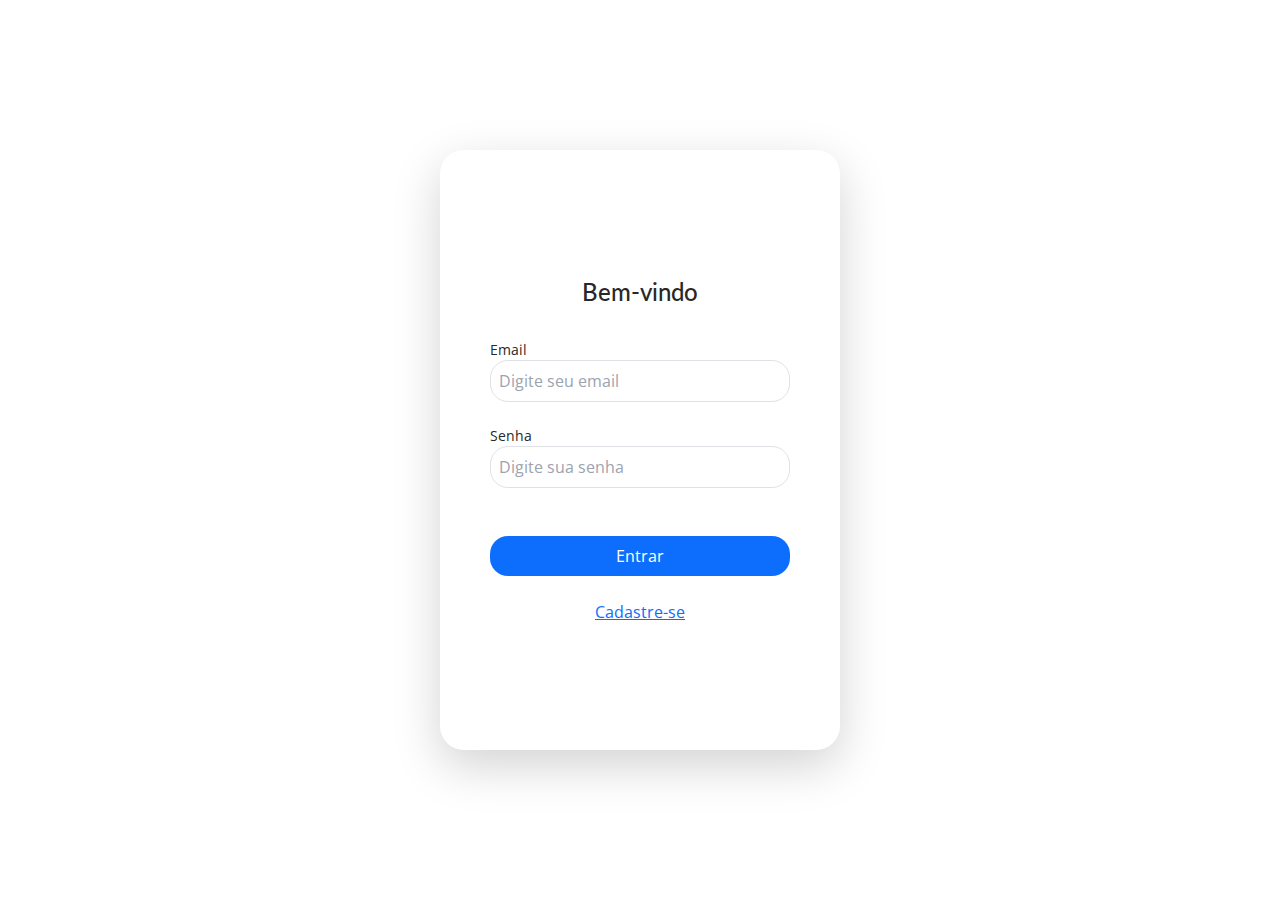
<file: frontend/index.html>
<!DOCTYPE html>
<html lang="en">
  <head>
    <meta charset="UTF-8">
    <meta name="viewport" content="width=device-width, initial-scale=1.0">
    <title>To-Do List</title>
    <link rel="stylesheet" href="./static/styles/login.css">
    <link rel="stylesheet" href="https://cdn.jsdelivr.net/npm/bootstrap@5.1.3/dist/css/bootstrap.min.css">
  </head>
  <body>
    <script src="./static/constants.js"></script>
    <div id="main"> 
        	<div class="w-[400px] min-h-[600px] bg-white rounded-lg shadow-lg flex flex-col justify-center items-center mx-auto">
    	  <form id="login-form" class="w-[300px] flex flex-col gap-4">
    	    <h1 class="text-2xl font-title text-center text-neutral-950">Bem-vindo</h1>
    	    <div class="flex flex-col">
    	      <label for="email" class="text-sm text-neutral-950">Email</label>
    	      <input type="email" id="email" class="border rounded-md p-2 w-full" placeholder="Digite seu email" required=""/>
    	    </div>
    	    <div class="flex flex-col">
    	      <label for="password" class="text-sm text-neutral-950">Senha</label>
    	      <input type="password" id="password" class="border rounded-md p-2 w-full" placeholder="Digite sua senha" required=""/>
    	    </div>
    	    <button id="login-btn" type="submit" class="bg-primary text-white rounded-md py-2 mt-4">Entrar</button>
    	  </form>
    	  <div class="mt-6">
    	    <button id="signup" class="text-primary underline">Cadastre-se</button>
    	  </div>
    	</div> 
    </div>
  <script src="./static/login.js"></script>
  </body>
</html>
</file>
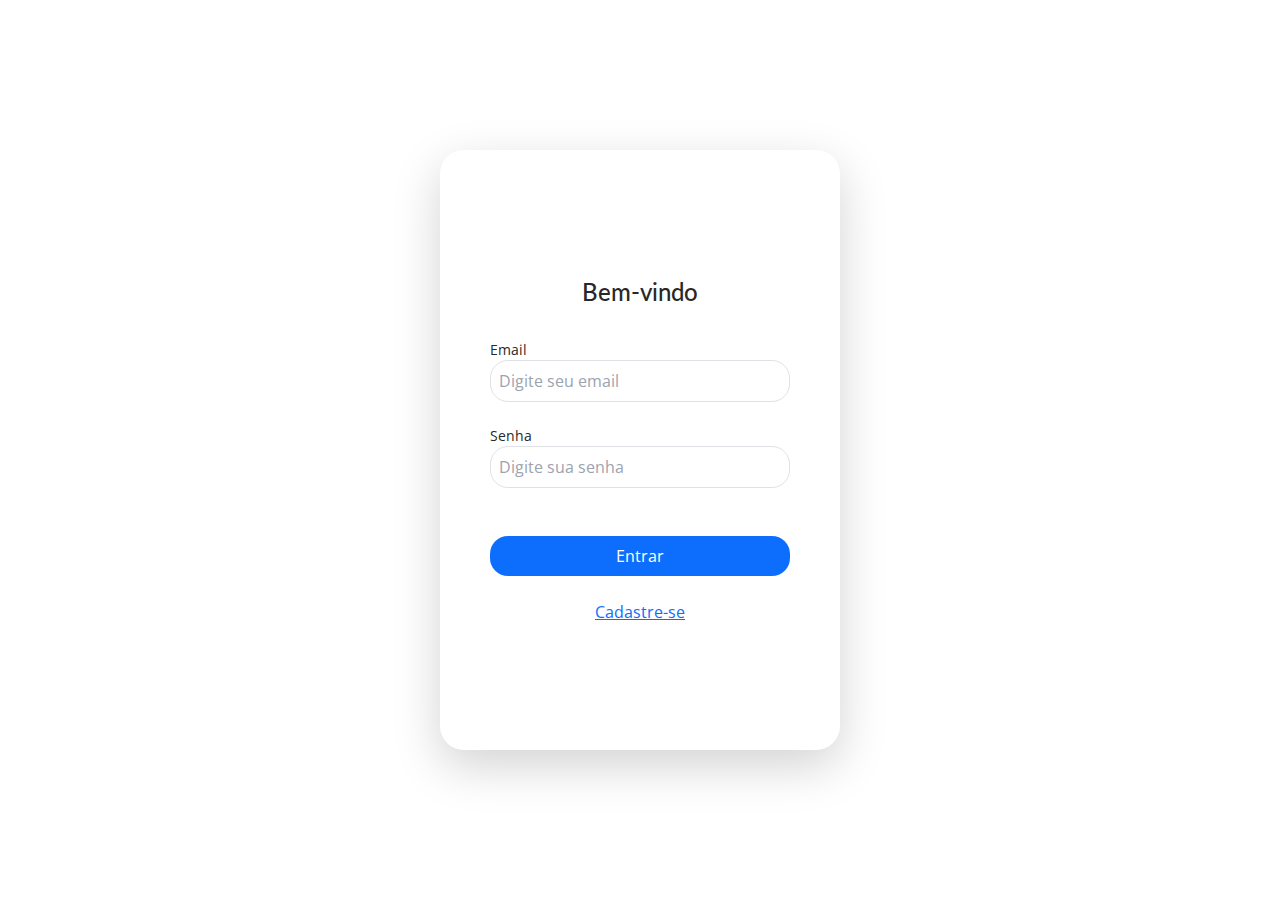
<file: frontend/home.html>
<!DOCTYPE html>
<html lang="en">
  <head>
    <meta charset="UTF-8">
    <meta name="viewport" content="width=device-width, initial-scale=1.0">
    <title>To-Do List</title>
    <link rel="stylesheet" href="./static/styles/home.css">
    <link rel="stylesheet" href="https://cdn.jsdelivr.net/npm/bootstrap@5.1.3/dist/css/bootstrap.min.css">
  </head>
  <body>
    <script src="./static/constants.js"></script>
    <div id="main"> 
        <!-- Modal Criação -->
        <div class="modal fade" id="createTaskModal" tabindex="-1" aria-labelledby="exampleModalLabel" aria-hidden="true">
          <div class="modal-dialog">
            <div class="modal-content">
              <div class="modal-header">
                <h1 class="modal-title fs-5" id="exampleModalLabel">Criar Tarefa</h1>
                <button type="button" class="btn-close" data-bs-dismiss="modal" aria-label="Close"></button>
              </div>
              <div class="modal-body">
                <div class="flex flex-col">
                  <label for="name" class="text-sm text-neutral-950">Nome da tarefa</label>
                  <input type="text" id="name" class="border rounded-md p-2 w-full" placeholder="Digite o nome" required=""/>
                </div>
                <br>
                <div class="flex flex-col">
                  <label for="description" class="text-sm text-neutral-950">Descrição</label>
                  <input type="text" id="description" class="border rounded-md p-2 w-full" placeholder="Descrição..." required=""/>
                </div>
              </div>
              <div class="modal-footer">
                <button type="button" class="btn btn-secondary" data-bs-dismiss="modal">Fechar</button>
                <button id="create-task-btn" type="button" class="btn btn-primary" >Criar</button>
              </div>
            </div>
          </div>
        </div>
        <!-- Modal Atualização-->
        <div class="modal fade" id="updateTaskModal" tabindex="-1" aria-labelledby="exampleModalLabel" aria-hidden="true">
          <div class="modal-dialog">
            <div class="modal-content">
              <div class="modal-header">
                <h1 class="modal-title fs-5" id="exampleModalLabel">Atualizar Tarefa</h1>
                <button type="button" class="btn-close" data-bs-dismiss="modal" aria-label="Close"></button>
              </div>
              <div class="modal-body">
                <div class="flex flex-col">
                  <label for="name" class="text-sm text-neutral-950">Nome da tarefa</label>
                  <input type="text" id="update-name" class="border rounded-md p-2 w-full" placeholder="Digite o nome" required=""/>
                </div>
                <br>
                <div class="flex flex-col">
                  <label for="description" class="text-sm text-neutral-950">Descrição</label>
                  <input type="text" id="update-description" class="border rounded-md p-2 w-full" placeholder="Descrição..." required=""/>
                </div>
              </div>
              <div class="modal-footer">
                <button type="button" class="btn btn-secondary" data-bs-dismiss="modal">Fechar</button>
                <button id="update-task-btn" type="button" class="btn btn-primary">Salvar</button>
              </div>
            </div>
          </div>
        </div>
        	<div class="w-full min-h-screen bg-white rounded-lg shadow-lg p-8 flex flex-col gap-8 mx-auto">
    	  <h1 class="text-3xl font-title text-neutral-950 text-center">Minhas Tarefas</h1>
    	  
    	  <div class="flex justify-end">
    	    <button class="bg-primary text-white rounded-full h-[40px] w-[40px] flex justify-center items-center" data-bs-toggle="modal" data-bs-target="#createTaskModal">
    	      <span class="material-symbols-outlined">add</span>
    	    </button>
    	  </div>
    	  <div class="flex flex-wrap gap-4">
          <div id="tasks-container" class="p-4 w-full flex justify-between items-center"></div>
          <div class="flex justify-center">
            <button id="logout" class="bg-danger text-white rounded-md px-3 py-1">Sair</button>
          </div>
    	  </div> 
        </div>
    </div>
  <script src="./static/home.js"></script>
  <script src="https://cdn.jsdelivr.net/npm/bootstrap@5.1.3/dist/js/bootstrap.bundle.min.js"></script>
  </body>
</html>
</file>
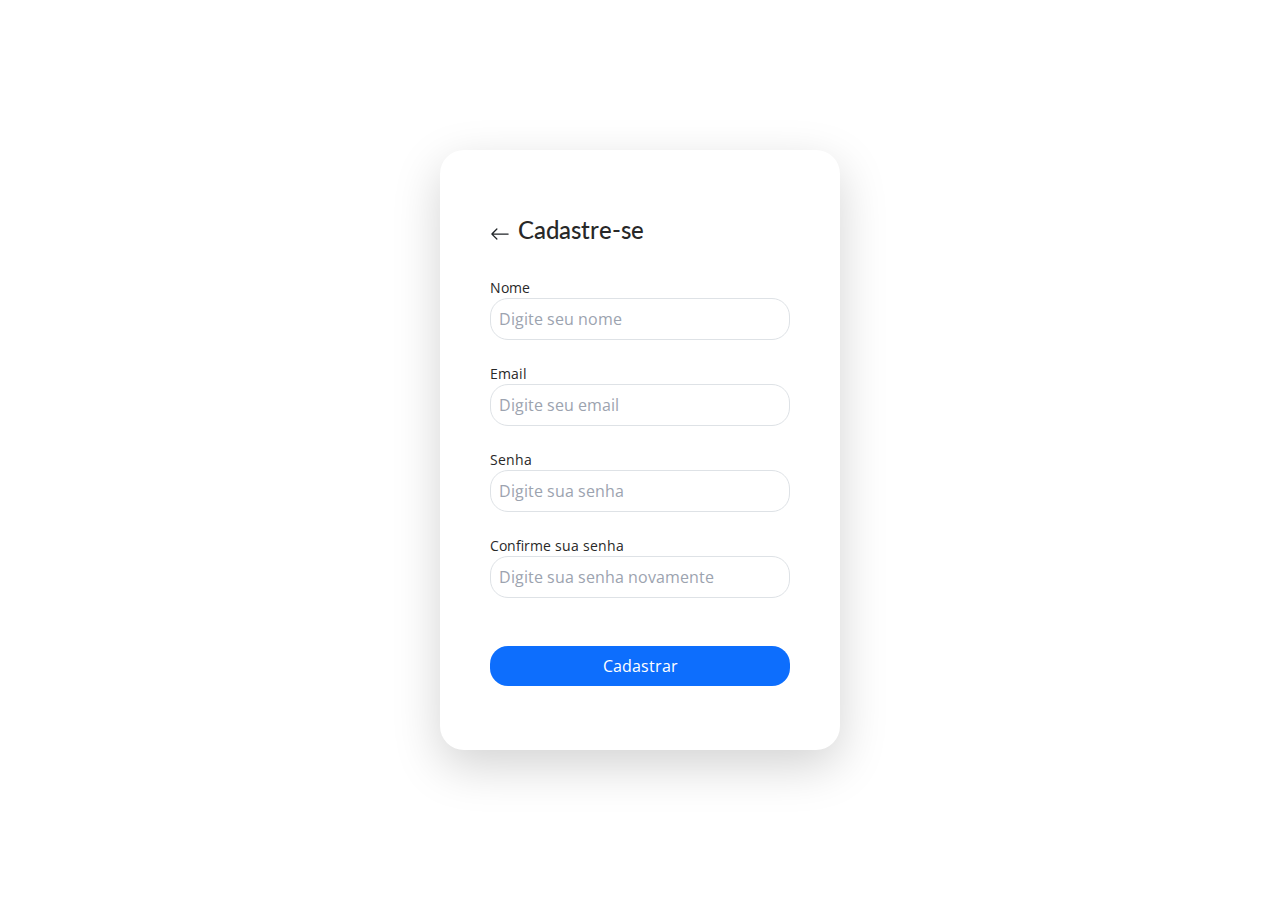
<file: frontend/signup.html>
<!DOCTYPE html>
<html lang="en">
  <head>
    <meta charset="UTF-8">
    <meta name="viewport" content="width=device-width, initial-scale=1.0">
    <title>To-Do List</title>
    <link rel="stylesheet" href="./static/styles/login.css">
    <link rel="stylesheet" href="https://cdn.jsdelivr.net/npm/bootstrap@5.1.3/dist/css/bootstrap.min.css">
  </head>
  <body>
    <script src="./static/constants.js"></script>
    <div id="main"> 
        	<div class="w-[400px] min-h-[600px] bg-white rounded-lg shadow-lg flex flex-col justify-center items-center mx-auto">
    	  <form id="signup-form" class="w-[300px] flex flex-col gap-4">
          <div class="flex items-center gap-2">
            <svg id="signup-back" xmlns="http://www.w3.org/2000/svg" width="20" height="20" fill="currentColor" class="bi bi-arrow-left" viewBox="0 0 16 16">
              <path fill-rule="evenodd" d="M15 8a.5.5 0 0 0-.5-.5H2.707l3.147-3.146a.5.5 0 1 0-.708-.708l-4 4a.5.5 0 0 0 0 .708l4 4a.5.5 0 0 0 .708-.708L2.707 8.5H14.5A.5.5 0 0 0 15 8"/>
            </svg>
            <h1 class="text-2xl font-title text-center text-neutral-950">Cadastre-se</h1>
          </div>
          <div class="flex flex-col">
    	      <label for="name" class="text-sm text-neutral-950">Nome</label>
    	      <input type="text" id="name" class="border rounded-md p-2 w-full" placeholder="Digite seu nome" required=""/>
    	    </div>
    	    <div class="flex flex-col">
    	      <label for="email" class="text-sm text-neutral-950">Email</label>
    	      <input type="email" id="email" class="border rounded-md p-2 w-full" placeholder="Digite seu email" required=""/>
    	    </div>
    	    <div class="flex flex-col">
    	      <label for="password" class="text-sm text-neutral-950">Senha</label>
    	      <input type="password" id="password" class="border rounded-md p-2 w-full" placeholder="Digite sua senha" required=""/>
    	    </div>
          <div class="flex flex-col">
    	      <label for="confirm-password" class="text-sm text-neutral-950">Confirme sua senha</label>
    	      <input type="password" id="confirm-password" class="border rounded-md p-2 w-full" placeholder="Digite sua senha novamente" required=""/>
    	    </div>
    	    <button id="signup-btn" type="submit" class="bg-primary text-white rounded-md py-2 mt-4">Cadastrar</button>
    	  </form>
    	</div> 
    </div>
  <script src="./static/signup.js"></script>
  </body>
</html>
</file>
<file: frontend/static/styles/home.css>
@import url(https://fonts.googleapis.com/css2?family=Material+Symbols+Outlined:opsz,wght,FILL,GRAD@20..48,100..700,0..1,-50..200);
      
@import url(https://fonts.googleapis.com/css2?family=Open+Sans&display=swap);

@import url(https://fonts.googleapis.com/css2?family=Lato&display=swap);

/*! tailwindcss v3.4.11 | MIT License | https://tailwindcss.com*/
*,
:after,
:before {
  border: 0 solid #e5e7eb;
  box-sizing: border-box;
}
:after,
:before {
  --tw-content: "";
}
:host,
html {
  line-height: 1.5;
  -webkit-text-size-adjust: 100%;
  font-family:
    Open Sans,
    ui-sans-serif,
    system-ui,
    sans-serif,
    Apple Color Emoji,
    Segoe UI Emoji,
    Segoe UI Symbol,
    Noto Color Emoji;
  font-feature-settings: normal;
  font-variation-settings: normal;
  -moz-tab-size: 4;
  tab-size: 4;
  -webkit-tap-highlight-color: transparent;
}
body {
  line-height: inherit;
  margin: 0;
}
hr {
  border-top-width: 1px;
  color: inherit;
  height: 0;
}
abbr:where([title]) {
  text-decoration: underline dotted;
}
h1,
h2,
h3,
h4,
h5,
h6 {
  font-size: inherit;
  font-weight: inherit;
}
a {
  color: inherit;
  text-decoration: inherit;
}
b,
strong {
  font-weight: bolder;
}
code,
kbd,
pre,
samp {
  font-family:
    ui-monospace,
    SFMono-Regular,
    Menlo,
    Monaco,
    Consolas,
    Liberation Mono,
    Courier New,
    monospace;
  font-feature-settings: normal;
  font-size: 1em;
  font-variation-settings: normal;
}
small {
  font-size: 80%;
}
sub,
sup {
  font-size: 75%;
  line-height: 0;
  position: relative;
  vertical-align: baseline;
}
sub {
  bottom: -0.25em;
}
sup {
  top: -0.5em;
}
table {
  border-collapse: collapse;
  border-color: inherit;
  text-indent: 0;
}
button,
input,
optgroup,
select,
textarea {
  color: inherit;
  font-family: inherit;
  font-feature-settings: inherit;
  font-size: 100%;
  font-variation-settings: inherit;
  font-weight: inherit;
  letter-spacing: inherit;
  line-height: inherit;
  margin: 0;
  padding: 0;
}
button,
select {
  text-transform: none;
}
button,
input:where([type="button"]),
input:where([type="reset"]),
input:where([type="submit"]) {
  -webkit-appearance: button;
  background-color: transparent;
  background-image: none;
}
:-moz-focusring {
  outline: auto;
}
:-moz-ui-invalid {
  box-shadow: none;
}
progress {
  vertical-align: baseline;
}
::-webkit-inner-spin-button,
::-webkit-outer-spin-button {
  height: auto;
}
[type="search"] {
  -webkit-appearance: textfield;
  outline-offset: -2px;
}
::-webkit-search-decoration {
  -webkit-appearance: none;
}
::-webkit-file-upload-button {
  -webkit-appearance: button;
  font: inherit;
}
summary {
  display: list-item;
}
blockquote,
dd,
dl,
figure,
h1,
h2,
h3,
h4,
h5,
h6,
hr,
p,
pre {
  margin: 0;
}
fieldset {
  margin: 0;
}
fieldset,
legend {
  padding: 0;
}
menu,
ol,
ul {
  list-style: none;
  margin: 0;
  padding: 0;
}
dialog {
  padding: 0;
}
textarea {
  resize: vertical;
}
input::placeholder,
textarea::placeholder {
  color: #9ca3af;
  opacity: 1;
}
[role="button"],
button {
  cursor: pointer;
}
:disabled {
  cursor: default;
}
audio,
canvas,
embed,
iframe,
img,
object,
svg,
video {
  display: block;
  vertical-align: middle;
}
img,
video {
  height: auto;
  max-width: 100%;
}
[hidden] {
  display: none;
}
*,
:after,
:before {
  --tw-border-spacing-x: 0;
  --tw-border-spacing-y: 0;
  --tw-translate-x: 0;
  --tw-translate-y: 0;
  --tw-rotate: 0;
  --tw-skew-x: 0;
  --tw-skew-y: 0;
  --tw-scale-x: 1;
  --tw-scale-y: 1;
  --tw-pan-x: ;
  --tw-pan-y: ;
  --tw-pinch-zoom: ;
  --tw-scroll-snap-strictness: proximity;
  --tw-gradient-from-position: ;
  --tw-gradient-via-position: ;
  --tw-gradient-to-position: ;
  --tw-ordinal: ;
  --tw-slashed-zero: ;
  --tw-numeric-figure: ;
  --tw-numeric-spacing: ;
  --tw-numeric-fraction: ;
  --tw-ring-inset: ;
  --tw-ring-offset-width: 0px;
  --tw-ring-offset-color: #fff;
  --tw-ring-color: rgba(59, 130, 246, 0.5);
  --tw-ring-offset-shadow: 0 0 #0000;
  --tw-ring-shadow: 0 0 #0000;
  --tw-shadow: 0 0 #0000;
  --tw-shadow-colored: 0 0 #0000;
  --tw-blur: ;
  --tw-brightness: ;
  --tw-contrast: ;
  --tw-grayscale: ;
  --tw-hue-rotate: ;
  --tw-invert: ;
  --tw-saturate: ;
  --tw-sepia: ;
  --tw-drop-shadow: ;
  --tw-backdrop-blur: ;
  --tw-backdrop-brightness: ;
  --tw-backdrop-contrast: ;
  --tw-backdrop-grayscale: ;
  --tw-backdrop-hue-rotate: ;
  --tw-backdrop-invert: ;
  --tw-backdrop-opacity: ;
  --tw-backdrop-saturate: ;
  --tw-backdrop-sepia: ;
  --tw-contain-size: ;
  --tw-contain-layout: ;
  --tw-contain-paint: ;
  --tw-contain-style: ;
}
::backdrop {
  --tw-border-spacing-x: 0;
  --tw-border-spacing-y: 0;
  --tw-translate-x: 0;
  --tw-translate-y: 0;
  --tw-rotate: 0;
  --tw-skew-x: 0;
  --tw-skew-y: 0;
  --tw-scale-x: 1;
  --tw-scale-y: 1;
  --tw-pan-x: ;
  --tw-pan-y: ;
  --tw-pinch-zoom: ;
  --tw-scroll-snap-strictness: proximity;
  --tw-gradient-from-position: ;
  --tw-gradient-via-position: ;
  --tw-gradient-to-position: ;
  --tw-ordinal: ;
  --tw-slashed-zero: ;
  --tw-numeric-figure: ;
  --tw-numeric-spacing: ;
  --tw-numeric-fraction: ;
  --tw-ring-inset: ;
  --tw-ring-offset-width: 0px;
  --tw-ring-offset-color: #fff;
  --tw-ring-color: rgba(59, 130, 246, 0.5);
  --tw-ring-offset-shadow: 0 0 #0000;
  --tw-ring-shadow: 0 0 #0000;
  --tw-shadow: 0 0 #0000;
  --tw-shadow-colored: 0 0 #0000;
  --tw-blur: ;
  --tw-brightness: ;
  --tw-contrast: ;
  --tw-grayscale: ;
  --tw-hue-rotate: ;
  --tw-invert: ;
  --tw-saturate: ;
  --tw-sepia: ;
  --tw-drop-shadow: ;
  --tw-backdrop-blur: ;
  --tw-backdrop-brightness: ;
  --tw-backdrop-contrast: ;
  --tw-backdrop-grayscale: ;
  --tw-backdrop-hue-rotate: ;
  --tw-backdrop-invert: ;
  --tw-backdrop-opacity: ;
  --tw-backdrop-saturate: ;
  --tw-backdrop-sepia: ;
  --tw-contain-size: ;
  --tw-contain-layout: ;
  --tw-contain-paint: ;
  --tw-contain-style: ;
}

#main {
  width: 90vw;
}

#main .mx-auto {
  margin-left: auto;
  margin-right: auto;
}
#main .flex {
  display: flex;
}
#main .h-\[30px\] {
  height: 30px;
}
#main .h-\[40px\] {
  height: 40px;
}
#main .min-h-screen {
  min-height: 100vh;
}
#main .w-\[30px\] {
  width: 30px;
}
#main .w-\[40px\] {
  width: 40px;
}
#main .w-full {
  width: 100%;
}
#main .flex-row {
  flex-direction: row;
}
#main .flex-col {
  flex-direction: column;
}
#main .flex-wrap {
  flex-wrap: wrap;
}
#main .items-center {
  align-items: center;
}
#main .justify-end {
  justify-content: flex-end;
}
#main .justify-center {
  justify-content: center;
}
#main .justify-between {
  justify-content: space-between;
}
#main .gap-2 {
  gap: 8px;
}
#main .gap-4 {
  gap: 16px;
}
#main .gap-8 {
  gap: 32px;
}
#main .rounded-full {
  border-radius: 9999px;
}
#main .rounded-lg {
  border-radius: 24px;
}
#main .rounded-md {
  border-radius: 18px;
}
#main .border {
  border-width: 1px;
}
#main .bg-primary {
  --tw-bg-opacity: 1;
  background-color: rgb(97 27 248 / var(--tw-bg-opacity));
}
#main .bg-red-500 {
  --tw-bg-opacity: 1;
  background-color: rgb(239 68 68 / var(--tw-bg-opacity));
}
#main .bg-white {
  --tw-bg-opacity: 1;
  background-color: rgb(255 255 255 / var(--tw-bg-opacity));
}
#main .p-4 {
  padding: 16px;
}
#main .p-8 {
  padding: 32px;
}
#main .px-3 {
  padding-left: 12px;
  padding-right: 12px;
}
#main .py-1 {
  padding-bottom: 4px;
  padding-top: 4px;
}
#main .text-center {
  text-align: center;
}
#main .font-title {
  font-family:
    Lato,
    ui-sans-serif,
    system-ui,
    sans-serif,
    Apple Color Emoji,
    Segoe UI Emoji,
    Segoe UI Symbol,
    Noto Color Emoji;
}
#main .text-3xl {
  font-size: 30px;
  line-height: 36px;
}
#main .text-lg {
  font-size: 18px;
  line-height: 28px;
}
#main .text-sm {
  font-size: 14px;
  line-height: 20px;
}
#main .text-neutral-500 {
  --tw-text-opacity: 1;
  color: rgb(153 153 153 / var(--tw-text-opacity));
}
#main .text-neutral-950 {
  --tw-text-opacity: 1;
  color: rgb(40 40 40 / var(--tw-text-opacity));
}
#main .text-white {
  --tw-text-opacity: 1;
  color: rgb(255 255 255 / var(--tw-text-opacity));
}
#main .shadow-lg {
  --tw-shadow: 0 10px 15px -3px rgba(0, 0, 0, 0.1),
    0 4px 6px -4px rgba(0, 0, 0, 0.1);
  --tw-shadow-colored: 0 10px 15px -3px var(--tw-shadow-color),
    0 4px 6px -4px var(--tw-shadow-color);
}
#main .shadow-lg,
#main .shadow-md {
  box-shadow: var(--tw-ring-offset-shadow, 0 0 #0000),
    var(--tw-ring-shadow, 0 0 #0000), var(--tw-shadow);
}
#main .shadow-md {
  --tw-shadow: 0 4px 6px -1px rgba(0, 0, 0, 0.1),
    0 2px 4px -2px rgba(0, 0, 0, 0.1);
  --tw-shadow-colored: 0 4px 6px -1px var(--tw-shadow-color),
    0 2px 4px -2px var(--tw-shadow-color);
}
#main {
  font-family: Open Sans !important;
  font-size: 16px !important;
  line-height: 24px !important;
}

body {
  line-height: inherit;
  margin: 0;
  display: flex;
  flex-direction: column;
  width: 100vw;
  height: 100vh;
  align-items: center;
  justify-content: center;
  background-color: #9ca3af;
}
</file>
<file: frontend/static/styles/login.css>
@import url(https://fonts.googleapis.com/css2?family=Open+Sans&display=swap);
      
@import url(https://fonts.googleapis.com/css2?family=Lato&display=swap);

/*! tailwindcss v3.4.11 | MIT License | https://tailwindcss.com*/
*,
:after,
:before {
  border: 0 solid #e5e7eb;
  box-sizing: border-box;
}
:after,
:before {
  --tw-content: "";
}
:host,
html {
  line-height: 1.5;
  -webkit-text-size-adjust: 100%;
  font-family:
    Open Sans,
    ui-sans-serif,
    system-ui,
    sans-serif,
    Apple Color Emoji,
    Segoe UI Emoji,
    Segoe UI Symbol,
    Noto Color Emoji;
  font-feature-settings: normal;
  font-variation-settings: normal;
  -moz-tab-size: 4;
  tab-size: 4;
  -webkit-tap-highlight-color: transparent;
}
body {
  line-height: inherit;
  margin: 0;
}
hr {
  border-top-width: 1px;
  color: inherit;
  height: 0;
}
abbr:where([title]) {
  text-decoration: underline dotted;
}
h1,
h2,
h3,
h4,
h5,
h6 {
  font-size: inherit;
  font-weight: inherit;
}
a {
  color: inherit;
  text-decoration: inherit;
}
b,
strong {
  font-weight: bolder;
}
code,
kbd,
pre,
samp {
  font-family:
    ui-monospace,
    SFMono-Regular,
    Menlo,
    Monaco,
    Consolas,
    Liberation Mono,
    Courier New,
    monospace;
  font-feature-settings: normal;
  font-size: 1em;
  font-variation-settings: normal;
}
small {
  font-size: 80%;
}
sub,
sup {
  font-size: 75%;
  line-height: 0;
  position: relative;
  vertical-align: baseline;
}
sub {
  bottom: -0.25em;
}
sup {
  top: -0.5em;
}
table {
  border-collapse: collapse;
  border-color: inherit;
  text-indent: 0;
}
button,
input,
optgroup,
select,
textarea {
  color: inherit;
  font-family: inherit;
  font-feature-settings: inherit;
  font-size: 100%;
  font-variation-settings: inherit;
  font-weight: inherit;
  letter-spacing: inherit;
  line-height: inherit;
  margin: 0;
  padding: 0;
}
button,
select {
  text-transform: none;
}
button,
input:where([type="button"]),
input:where([type="reset"]),
input:where([type="submit"]) {
  -webkit-appearance: button;
  background-color: transparent;
  background-image: none;
}
:-moz-focusring {
  outline: auto;
}
:-moz-ui-invalid {
  box-shadow: none;
}
progress {
  vertical-align: baseline;
}
::-webkit-inner-spin-button,
::-webkit-outer-spin-button {
  height: auto;
}
[type="search"] {
  -webkit-appearance: textfield;
  outline-offset: -2px;
}
::-webkit-search-decoration {
  -webkit-appearance: none;
}
::-webkit-file-upload-button {
  -webkit-appearance: button;
  font: inherit;
}
summary {
  display: list-item;
}
blockquote,
dd,
dl,
figure,
h1,
h2,
h3,
h4,
h5,
h6,
hr,
p,
pre {
  margin: 0;
}
fieldset {
  margin: 0;
}
fieldset,
legend {
  padding: 0;
}
menu,
ol,
ul {
  list-style: none;
  margin: 0;
  padding: 0;
}
dialog {
  padding: 0;
}
textarea {
  resize: vertical;
}
input::placeholder,
textarea::placeholder {
  color: #9ca3af;
  opacity: 1;
}
[role="button"],
button {
  cursor: pointer;
}
:disabled {
  cursor: default;
}
audio,
canvas,
embed,
iframe,
img,
object,
svg,
video {
  display: block;
}

svg {
  cursor: pointer;
}

img,
video {
  height: auto;
  max-width: 100%;
}
[hidden] {
  display: none;
}
*,
:after,
:before {
  --tw-border-spacing-x: 0;
  --tw-border-spacing-y: 0;
  --tw-translate-x: 0;
  --tw-translate-y: 0;
  --tw-rotate: 0;
  --tw-skew-x: 0;
  --tw-skew-y: 0;
  --tw-scale-x: 1;
  --tw-scale-y: 1;
  --tw-pan-x: ;
  --tw-pan-y: ;
  --tw-pinch-zoom: ;
  --tw-scroll-snap-strictness: proximity;
  --tw-gradient-from-position: ;
  --tw-gradient-via-position: ;
  --tw-gradient-to-position: ;
  --tw-ordinal: ;
  --tw-slashed-zero: ;
  --tw-numeric-figure: ;
  --tw-numeric-spacing: ;
  --tw-numeric-fraction: ;
  --tw-ring-inset: ;
  --tw-ring-offset-width: 0px;
  --tw-ring-offset-color: #fff;
  --tw-ring-color: rgba(59, 130, 246, 0.5);
  --tw-ring-offset-shadow: 0 0 #0000;
  --tw-ring-shadow: 0 0 #0000;
  --tw-shadow: 0 0 #0000;
  --tw-shadow-colored: 0 0 #0000;
  --tw-blur: ;
  --tw-brightness: ;
  --tw-contrast: ;
  --tw-grayscale: ;
  --tw-hue-rotate: ;
  --tw-invert: ;
  --tw-saturate: ;
  --tw-sepia: ;
  --tw-drop-shadow: ;
  --tw-backdrop-blur: ;
  --tw-backdrop-brightness: ;
  --tw-backdrop-contrast: ;
  --tw-backdrop-grayscale: ;
  --tw-backdrop-hue-rotate: ;
  --tw-backdrop-invert: ;
  --tw-backdrop-opacity: ;
  --tw-backdrop-saturate: ;
  --tw-backdrop-sepia: ;
  --tw-contain-size: ;
  --tw-contain-layout: ;
  --tw-contain-paint: ;
  --tw-contain-style: ;
}
::backdrop {
  --tw-border-spacing-x: 0;
  --tw-border-spacing-y: 0;
  --tw-translate-x: 0;
  --tw-translate-y: 0;
  --tw-rotate: 0;
  --tw-skew-x: 0;
  --tw-skew-y: 0;
  --tw-scale-x: 1;
  --tw-scale-y: 1;
  --tw-pan-x: ;
  --tw-pan-y: ;
  --tw-pinch-zoom: ;
  --tw-scroll-snap-strictness: proximity;
  --tw-gradient-from-position: ;
  --tw-gradient-via-position: ;
  --tw-gradient-to-position: ;
  --tw-ordinal: ;
  --tw-slashed-zero: ;
  --tw-numeric-figure: ;
  --tw-numeric-spacing: ;
  --tw-numeric-fraction: ;
  --tw-ring-inset: ;
  --tw-ring-offset-width: 0px;
  --tw-ring-offset-color: #fff;
  --tw-ring-color: rgba(59, 130, 246, 0.5);
  --tw-ring-offset-shadow: 0 0 #0000;
  --tw-ring-shadow: 0 0 #0000;
  --tw-shadow: 0 0 #0000;
  --tw-shadow-colored: 0 0 #0000;
  --tw-blur: ;
  --tw-brightness: ;
  --tw-contrast: ;
  --tw-grayscale: ;
  --tw-hue-rotate: ;
  --tw-invert: ;
  --tw-saturate: ;
  --tw-sepia: ;
  --tw-drop-shadow: ;
  --tw-backdrop-blur: ;
  --tw-backdrop-brightness: ;
  --tw-backdrop-contrast: ;
  --tw-backdrop-grayscale: ;
  --tw-backdrop-hue-rotate: ;
  --tw-backdrop-invert: ;
  --tw-backdrop-opacity: ;
  --tw-backdrop-saturate: ;
  --tw-backdrop-sepia: ;
  --tw-contain-size: ;
  --tw-contain-layout: ;
  --tw-contain-paint: ;
  --tw-contain-style: ;
}
#main .mx-auto {
  margin-left: auto;
  margin-right: auto;
}
#main .mt-4 {
  margin-top: 16px;
}
#main .mt-6 {
  margin-top: 24px;
}
#main .flex {
  display: flex;
}
#main .min-h-\[600px\] {
  min-height: 600px;
}
#main .w-\[300px\] {
  width: 300px;
}
#main .w-\[400px\] {
  width: 400px;
}
#main .w-full {
  width: 100%;
}
#main .flex-row {
  flex-direction: row;
}
#main .flex-col {
  flex-direction: column;
}
#main .items-center {
  align-items: center;
}
#main .justify-center {
  justify-content: center;
}
#main .justify-between {
  justify-content: space-between;
}
#main .gap-4 {
  gap: 16px;
}
#main .rounded-lg {
  border-radius: 24px;
}
#main .rounded-md {
  border-radius: 18px;
}
#main .border {
  border-width: 1px;
}
#main .bg-primary {
  --tw-bg-opacity: 1;
  background-color: rgb(97 27 248 / var(--tw-bg-opacity));
}
#main .bg-white {
  --tw-bg-opacity: 1;
  background-color: rgb(255 255 255 / var(--tw-bg-opacity));
}
#main .p-2 {
  padding: 8px;
}
#main .py-2 {
  padding-bottom: 8px;
  padding-top: 8px;
}
#main .text-center {
  text-align: center;
}
#main .font-title {
  font-family:
    Lato,
    ui-sans-serif,
    system-ui,
    sans-serif,
    Apple Color Emoji,
    Segoe UI Emoji,
    Segoe UI Symbol,
    Noto Color Emoji;
}
#main .text-2xl {
  font-size: 24px;
  line-height: 32px;
}
#main .text-sm {
  font-size: 14px;
  line-height: 20px;
}
#main .text-neutral-950 {
  --tw-text-opacity: 1;
  color: rgb(40 40 40 / var(--tw-text-opacity));
}
#main .text-primary {
  --tw-text-opacity: 1;
  color: rgb(97 27 248 / var(--tw-text-opacity));
}
#main .text-white {
  --tw-text-opacity: 1;
  color: rgb(255 255 255 / var(--tw-text-opacity));
}
#main .underline {
  text-decoration-line: underline;
}
#main .shadow-lg {
  --tw-shadow: 0 10px 15px -3px rgba(0, 0, 0, 0.1),
    0 4px 6px -4px rgba(0, 0, 0, 0.1);
  --tw-shadow-colored: 0 10px 15px -3px var(--tw-shadow-color),
    0 4px 6px -4px var(--tw-shadow-color);
  box-shadow: var(--tw-ring-offset-shadow, 0 0 #0000),
    var(--tw-ring-shadow, 0 0 #0000), var(--tw-shadow);
}
#main {
  font-family: Open Sans !important;
  font-size: 16px !important;
  line-height: 24px !important;
}

body {
  line-height: inherit;
  margin: 0;
  display: flex;
  flex-direction: column;
  width: 100vw;
  height: 100vh;
  align-items: center;
  justify-content: center;
  background-color: #9ca3af;
}
</file>
